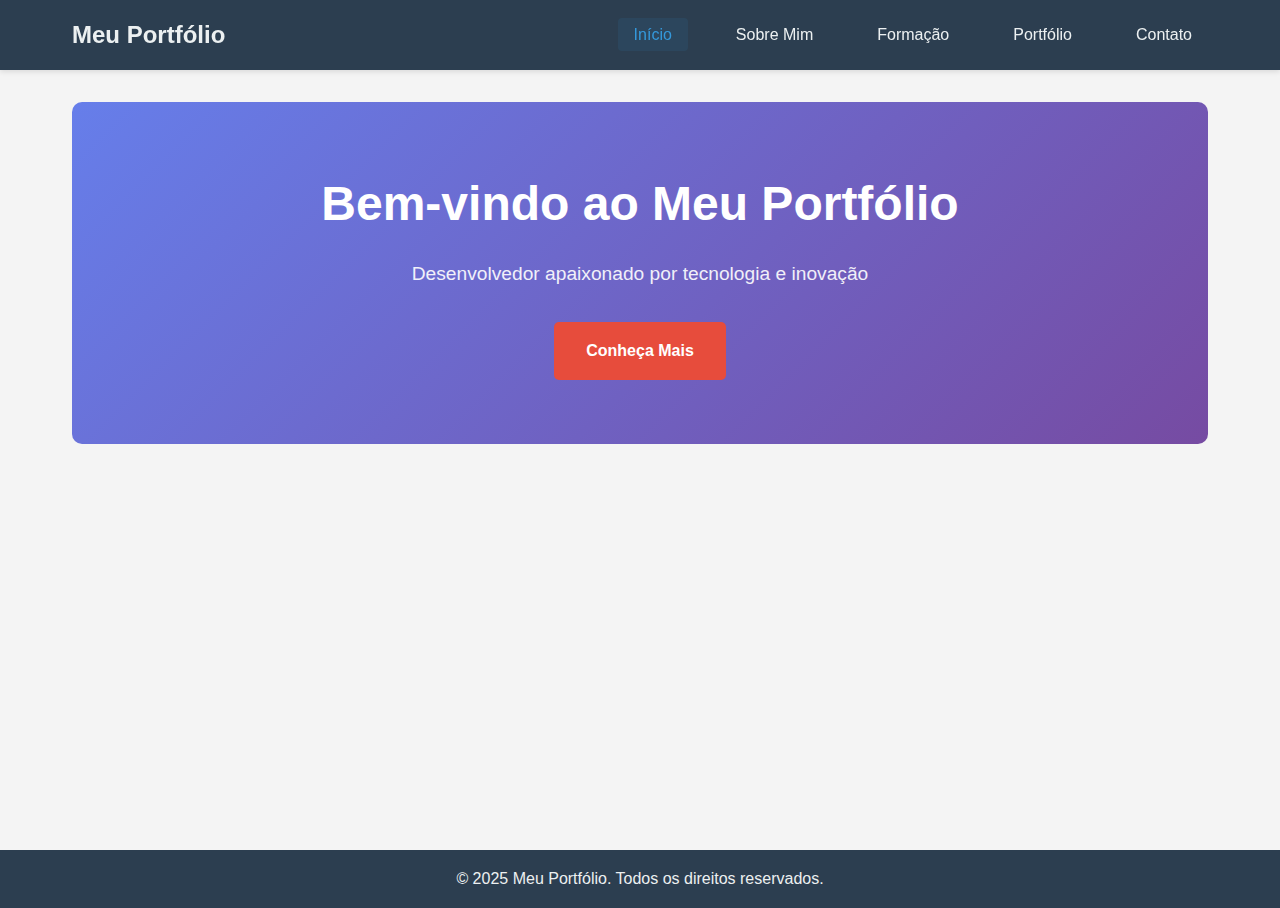
<file: index.html>
<!DOCTYPE html>
<html lang="pt-BR">
<head>
    <meta charset="UTF-8">
    <meta name="viewport" content="width=device-width, initial-scale=1.0">
    <title>Meu Portfólio - Página Inicial</title>
    <!-- Link para o arquivo CSS principal -->
    <link rel="stylesheet" href="style.css">
</head>
<body>
    <!-- Cabeçalho com menu de navegação -->
    <header>
        <nav class="navbar">
            <div class="nav-container">
                <h1 class="nav-logo">Meu Portfólio</h1>
                <ul class="nav-menu">
                    <li class="nav-item">
                        <a href="index.html" class="nav-link active">Início</a>
                    </li>
                    <li class="nav-item">
                        <a href="sobre.html" class="nav-link">Sobre Mim</a>
                    </li>
                    <li class="nav-item">
                        <a href="formacao.html" class="nav-link">Formação</a>
                    </li>
                    <li class="nav-item">
                        <a href="portfolio.html" class="nav-link">Portfólio</a>
                    </li>
                    <li class="nav-item">
                        <a href="contato.html" class="nav-link">Contato</a>
                    </li>
                </ul>
            </div>
        </nav>
    </header>

    <!-- Conteúdo principal da página -->
    <main class="main-content">
        <section class="hero">
            <div class="hero-content">
                <h1>Bem-vindo ao Meu Portfólio</h1>
                <p>Desenvolvedor apaixonado por tecnologia e inovação</p>
                <a href="sobre.html" class="cta-button">Conheça Mais</a>
            </div>
        </section>
    </main>

    <!-- Rodapé -->
    <footer>
        <p>&copy; 2025 Meu Portfólio. Todos os direitos reservados.</p>
    </footer>
</body>
</html>
</file>
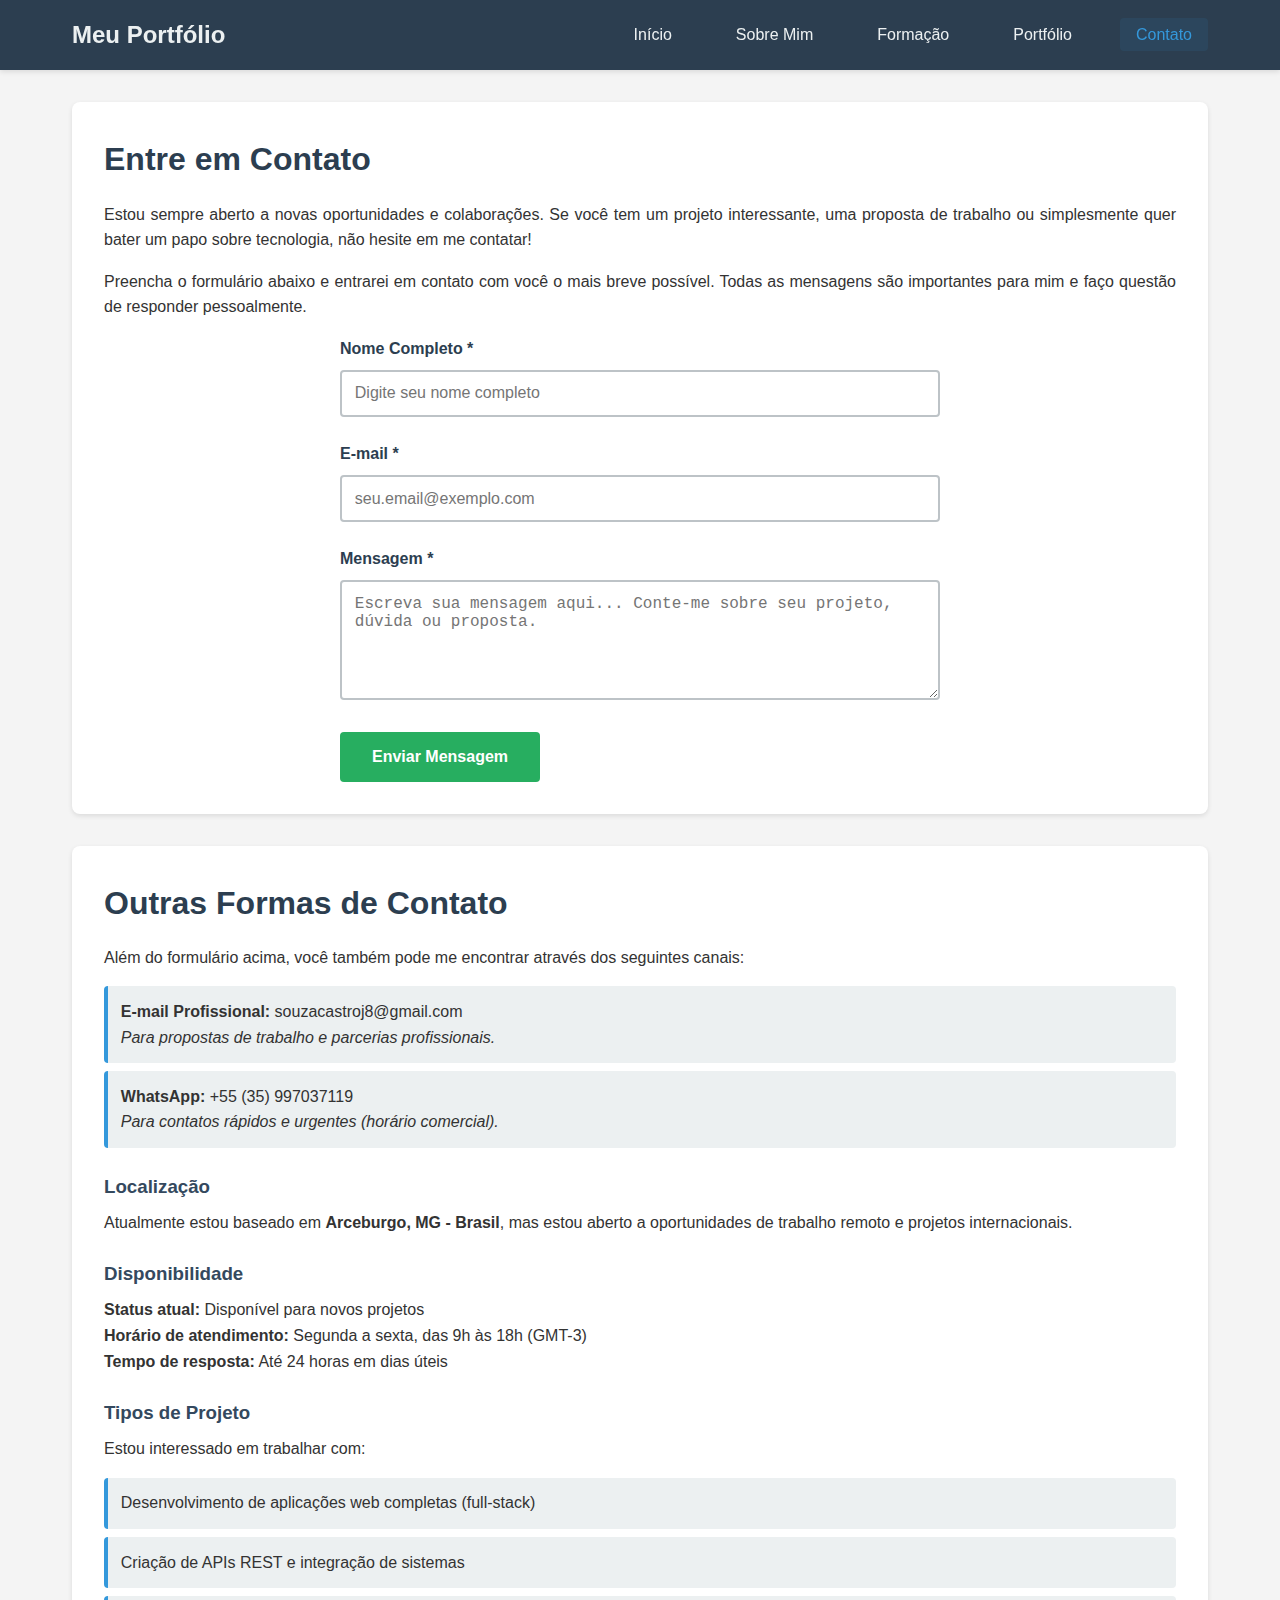
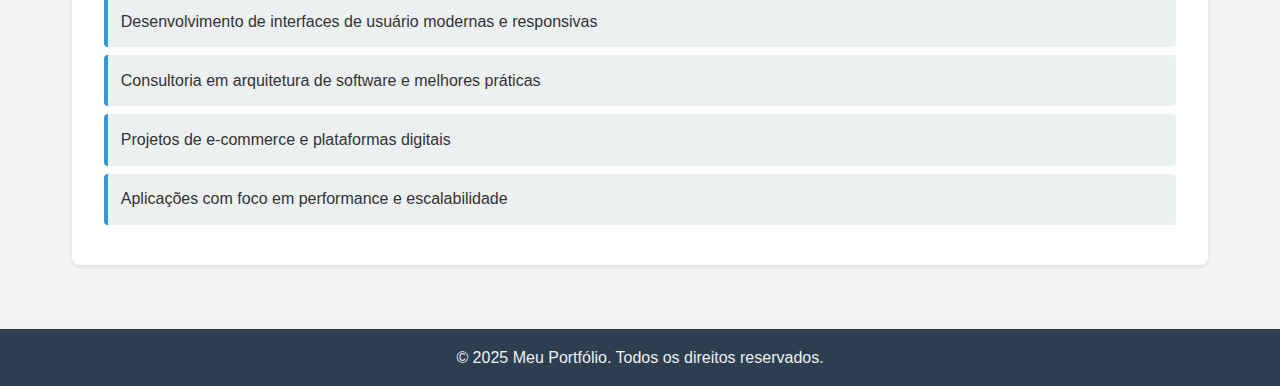
<file: contato.html>
<!DOCTYPE html>
<html lang="pt-BR">
<head>
    <meta charset="UTF-8">
    <meta name="viewport" content="width=device-width, initial-scale=1.0">
    <title>Contato - Meu Portfólio</title>
    <!-- Link para o arquivo CSS principal -->
    <link rel="stylesheet" href="style.css">
</head>
<body>
    <!-- Cabeçalho com menu de navegação -->
    <header>
        <nav class="navbar">
            <div class="nav-container">
                <h1 class="nav-logo">Meu Portfólio</h1>
                <ul class="nav-menu">
                    <li class="nav-item">
                        <a href="index.html" class="nav-link">Início</a>
                    </li>
                    <li class="nav-item">
                        <a href="sobre.html" class="nav-link">Sobre Mim</a>
                    </li>
                    <li class="nav-item">
                        <a href="formacao.html" class="nav-link">Formação</a>
                    </li>
                    <li class="nav-item">
                        <a href="portfolio.html" class="nav-link">Portfólio</a>
                    </li>
                    <li class="nav-item">
                        <a href="contato.html" class="nav-link active">Contato</a>
                    </li>
                </ul>
            </div>
        </nav>
    </header>

    <!-- Conteúdo principal da página -->
    <main class="main-content">
        <section class="content-section">
            <h2>Entre em Contato</h2>
            <p>
                Estou sempre aberto a novas oportunidades e colaborações. Se você tem um projeto 
                interessante, uma proposta de trabalho ou simplesmente quer bater um papo sobre 
                tecnologia, não hesite em me contatar!
            </p>
            <p>
                Preencha o formulário abaixo e entrarei em contato com você o mais breve possível. 
                Todas as mensagens são importantes para mim e faço questão de responder pessoalmente.
            </p>
            
            <!-- Formulário de contato -->
            <form class="contact-form" action="#" method="post">
                <div class="form-group">
                    <label for="nome">Nome Completo *</label>
                    <input 
                        type="text" 
                        id="nome" 
                        name="nome" 
                        required 
                        placeholder="Digite seu nome completo"
                    >
                </div>
                
                <div class="form-group">
                    <label for="email">E-mail *</label>
                    <input 
                        type="email" 
                        id="email" 
                        name="email" 
                        required 
                        placeholder="seu.email@exemplo.com"
                    >
                </div>
                
                <div class="form-group">
                    <label for="mensagem">Mensagem *</label>
                    <textarea 
                        id="mensagem" 
                        name="mensagem" 
                        required 
                        placeholder="Escreva sua mensagem aqui... Conte-me sobre seu projeto, dúvida ou proposta."
                    ></textarea>
                </div>
                
                <button type="submit" class="submit-button">Enviar Mensagem</button>
            </form>
        </section>

        <section class="content-section">
            <h2>Outras Formas de Contato</h2>
            <p>
                Além do formulário acima, você também pode me encontrar através dos seguintes canais:
            </p>
            
            <ul class="skills-list">
                <li>
                    <strong>E-mail Profissional:</strong> souzacastroj8@gmail.com<br>
                    <em>Para propostas de trabalho e parcerias profissionais.</em>
                </li>
                
                <li>
                    <strong>WhatsApp:</strong> +55 (35) 997037119<br>
                    <em>Para contatos rápidos e urgentes (horário comercial).</em>
                </li>
            </ul>

            <h3>Localização</h3>
            <p>
                Atualmente estou baseado em <strong>Arceburgo, MG - Brasil</strong>, mas estou 
                aberto a oportunidades de trabalho remoto e projetos internacionais. 
               
            </p>

            <h3>Disponibilidade</h3>
            <p>
                <strong>Status atual:</strong> Disponível para novos projetos<br>
                <strong>Horário de atendimento:</strong> Segunda a sexta, das 9h às 18h (GMT-3)<br>
                <strong>Tempo de resposta:</strong> Até 24 horas em dias úteis
            </p>

            <h3>Tipos de Projeto</h3>
            <p>Estou interessado em trabalhar com:</p>
            <ul class="skills-list">
                <li>Desenvolvimento de aplicações web completas (full-stack)</li>
                <li>Criação de APIs REST e integração de sistemas</li>
                <li>Desenvolvimento de interfaces de usuário modernas e responsivas</li>
                <li>Consultoria em arquitetura de software e melhores práticas</li>
                <li>Projetos de e-commerce e plataformas digitais</li>
                <li>Aplicações com foco em performance e escalabilidade</li>
            </ul>
        </section>
    </main>

    <!-- Rodapé -->
    <footer>
        <p>&copy; 2025 Meu Portfólio. Todos os direitos reservados.</p>
    </footer>
</body>
</html>
</file>
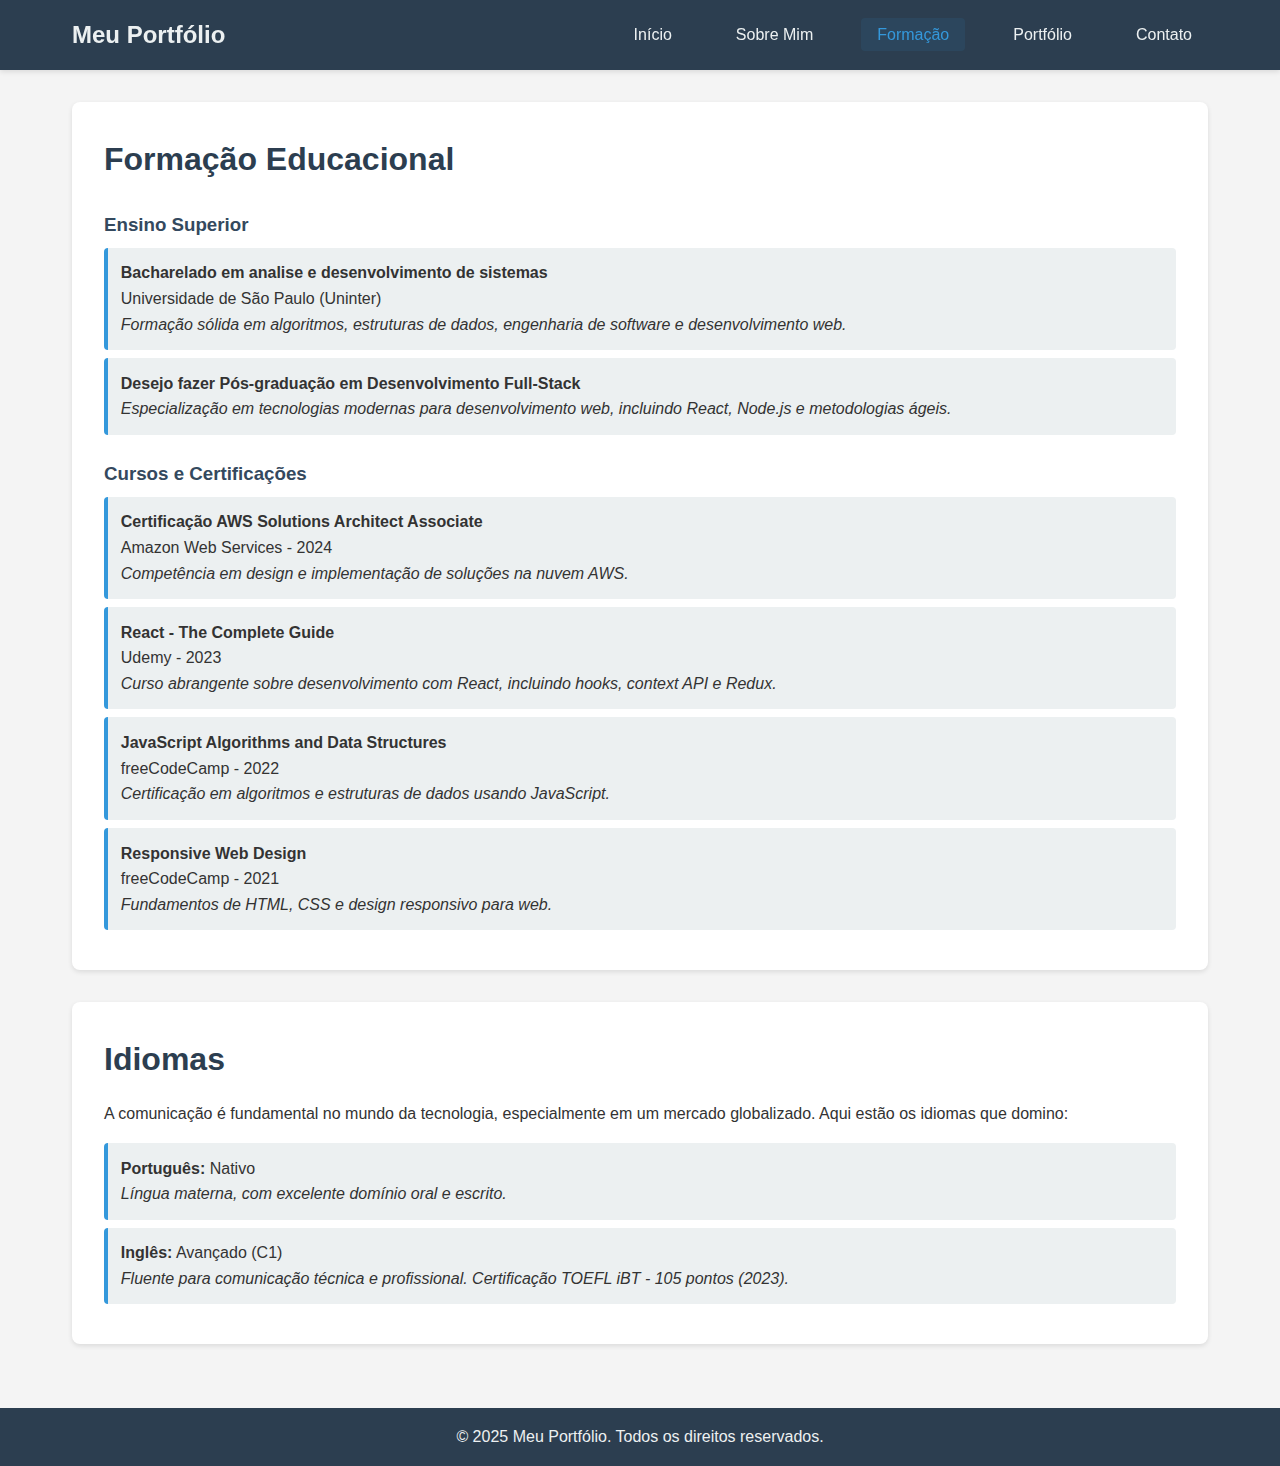
<file: formacao.html>
<!DOCTYPE html>
<html lang="pt-BR">
<head>
    <meta charset="UTF-8">
    <meta name="viewport" content="width=device-width, initial-scale=1.0">
    <title>Formação - Meu Portfólio</title>
    <!-- Link para o arquivo CSS principal -->
    <link rel="stylesheet" href="style.css">
</head>
<body>
    <!-- Cabeçalho com menu de navegação -->
    <header>
        <nav class="navbar">
            <div class="nav-container">
                <h1 class="nav-logo">Meu Portfólio</h1>
                <ul class="nav-menu">
                    <li class="nav-item">
                        <a href="index.html" class="nav-link">Início</a>
                    </li>
                    <li class="nav-item">
                        <a href="sobre.html" class="nav-link">Sobre Mim</a>
                    </li>
                    <li class="nav-item">
                        <a href="formacao.html" class="nav-link active">Formação</a>
                    </li>
                    <li class="nav-item">
                        <a href="portfolio.html" class="nav-link">Portfólio</a>
                    </li>
                    <li class="nav-item">
                        <a href="contato.html" class="nav-link">Contato</a>
                    </li>
                </ul>
            </div>
        </nav>
    </header>

    <!-- Conteúdo principal da página -->
    <main class="main-content">
        <section class="content-section">
            <h2>Formação Educacional</h2>
            
            <h3>Ensino Superior</h3>
            <ul class="education-list">
                <li>
                    <strong>Bacharelado em analise e desenvolvimento de sistemas</strong><br>
                    Universidade de São Paulo (Uninter) <br>
                    <em>Formação sólida em algoritmos, estruturas de dados, engenharia de software e desenvolvimento web.</em>
                </li>
                <li>
                    <strong>Desejo fazer Pós-graduação em Desenvolvimento Full-Stack</strong><br>
                    <em>Especialização em tecnologias modernas para desenvolvimento web, incluindo React, Node.js e metodologias ágeis.</em>
                </li>
            </ul>

            <h3>Cursos e Certificações</h3>
            <ul class="education-list">
                <li>
                    <strong>Certificação AWS Solutions Architect Associate</strong><br>
                    Amazon Web Services - 2024<br>
                    <em>Competência em design e implementação de soluções na nuvem AWS.</em>
                </li>
                <li>
                    <strong>React - The Complete Guide</strong><br>
                    Udemy - 2023<br>
                    <em>Curso abrangente sobre desenvolvimento com React, incluindo hooks, context API e Redux.</em>
                </li>
                <li>
                    <strong>JavaScript Algorithms and Data Structures</strong><br>
                    freeCodeCamp - 2022<br>
                    <em>Certificação em algoritmos e estruturas de dados usando JavaScript.</em>
                </li>
                <li>
                    <strong>Responsive Web Design</strong><br>
                    freeCodeCamp - 2021<br>
                    <em>Fundamentos de HTML, CSS e design responsivo para web.</em>
                </li>
            </ul>

            
        </section>

        <section class="content-section">
            <h2>Idiomas</h2>
            <p>
                A comunicação é fundamental no mundo da tecnologia, especialmente em um mercado globalizado. 
                Aqui estão os idiomas que domino:
            </p>
            
            <ul class="skills-list">
                <li>
                    <strong>Português:</strong> Nativo<br>
                    <em>Língua materna, com excelente domínio oral e escrito.</em>
                </li>
                <li>
                    <strong>Inglês:</strong> Avançado (C1)<br>
                    <em>Fluente para comunicação técnica e profissional. Certificação TOEFL iBT - 105 pontos (2023).</em>
                </li>
                
            </ul>

            
        </section>
    </main>

    <!-- Rodapé -->
    <footer>
        <p>&copy; 2025 Meu Portfólio. Todos os direitos reservados.</p>
    </footer>
</body>
</html>
</file>
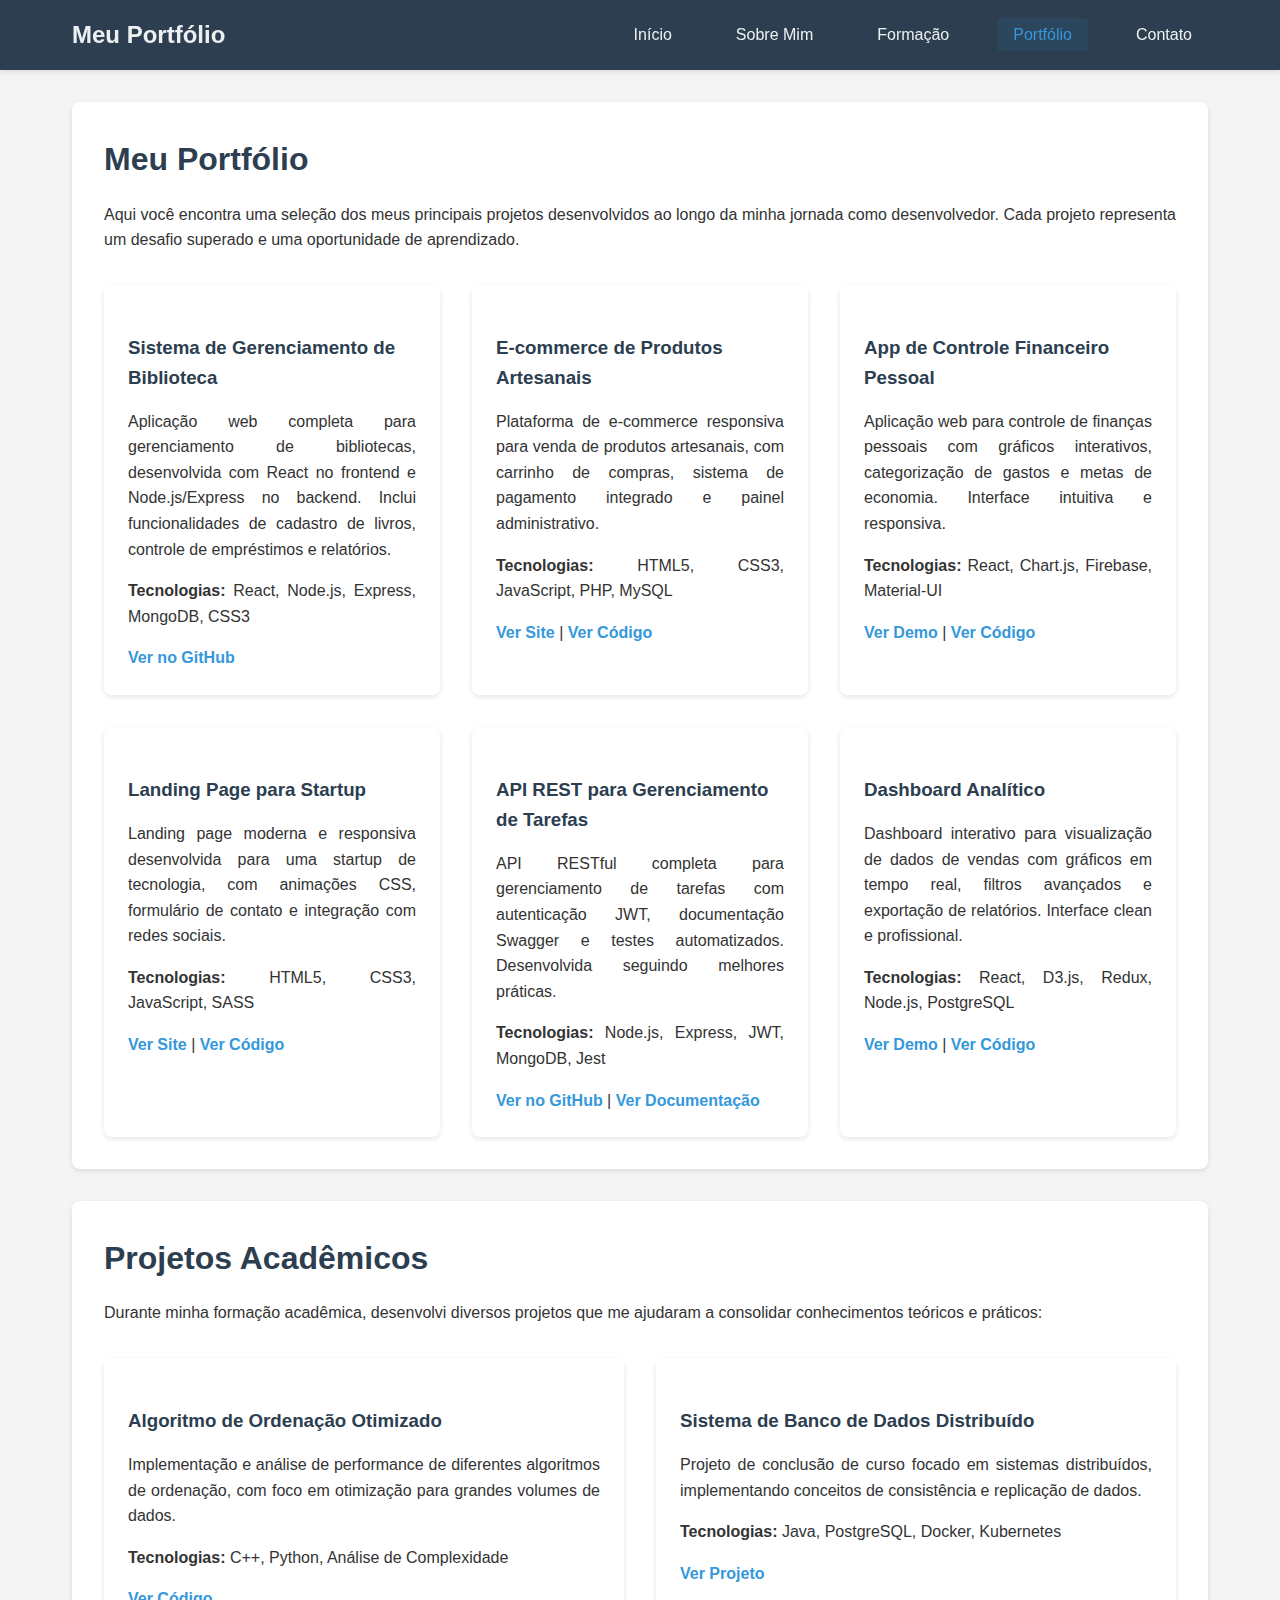
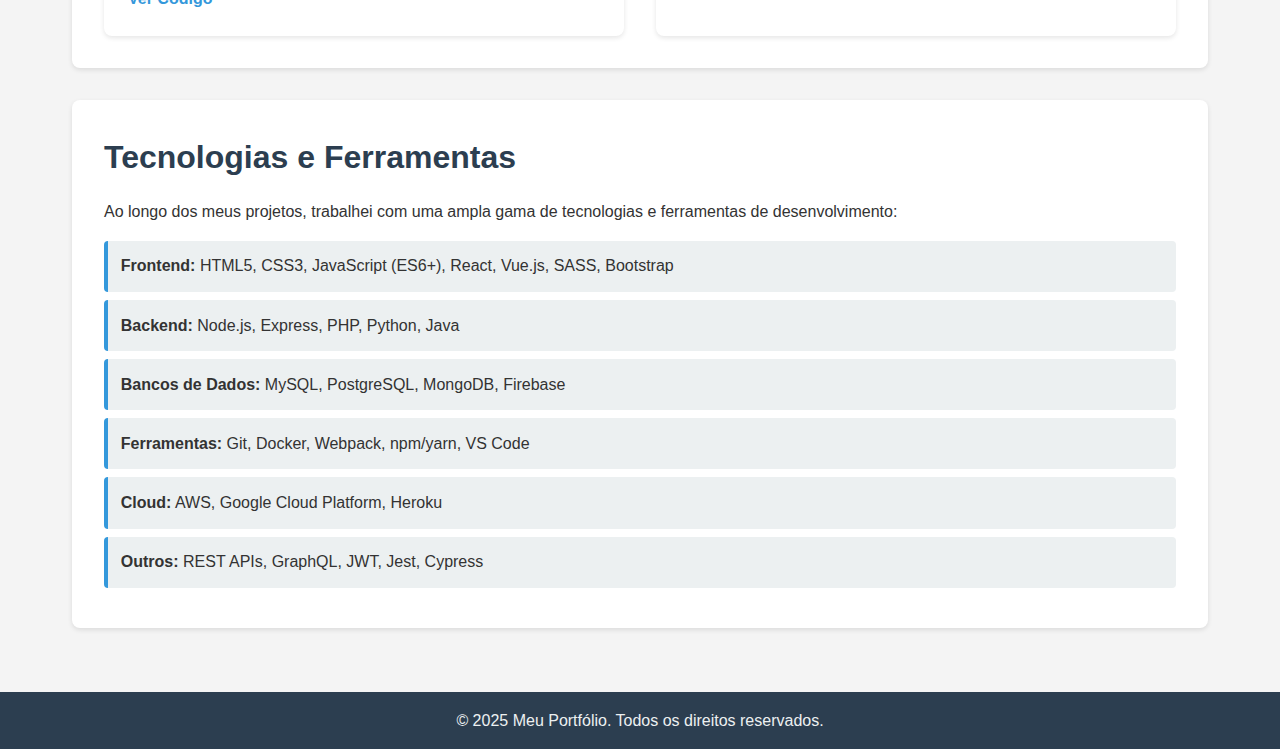
<file: portifolio.html>
<!DOCTYPE html>
<html lang="pt-BR">
<head>
    <meta charset="UTF-8">
    <meta name="viewport" content="width=device-width, initial-scale=1.0">
    <title>Portfólio - Meu Portfólio</title>
    <!-- Link para o arquivo CSS principal -->
    <link rel="stylesheet" href="style.css">
</head>
<body>
    <!-- Cabeçalho com menu de navegação -->
    <header>
        <nav class="navbar">
            <div class="nav-container">
                <h1 class="nav-logo">Meu Portfólio</h1>
                <ul class="nav-menu">
                    <li class="nav-item">
                        <a href="index.html" class="nav-link">Início</a>
                    </li>
                    <li class="nav-item">
                        <a href="sobre.html" class="nav-link">Sobre Mim</a>
                    </li>
                    <li class="nav-item">
                        <a href="formacao.html" class="nav-link">Formação</a>
                    </li>
                    <li class="nav-item">
                        <a href="portfolio.html" class="nav-link active">Portfólio</a>
                    </li>
                    <li class="nav-item">
                        <a href="contato.html" class="nav-link">Contato</a>
                    </li>
                </ul>
            </div>
        </nav>
    </header>

    <!-- Conteúdo principal da página -->
    <main class="main-content">
        <section class="content-section">
            <h2>Meu Portfólio</h2>
            <p>
                Aqui você encontra uma seleção dos meus principais projetos desenvolvidos ao longo 
                da minha jornada como desenvolvedor. Cada projeto representa um desafio superado 
                e uma oportunidade de aprendizado.
            </p>
            
            <div class="portfolio-grid">
                <!-- Projeto 1 -->
                <div class="portfolio-item">
                    <h3>Sistema de Gerenciamento de Biblioteca</h3>
                    <p>
                        Aplicação web completa para gerenciamento de bibliotecas, desenvolvida com 
                        React no frontend e Node.js/Express no backend. Inclui funcionalidades de 
                        cadastro de livros, controle de empréstimos e relatórios.
                    </p>
                    <p><strong>Tecnologias:</strong> React, Node.js, Express, MongoDB, CSS3</p>
                    <a href="https://github.com/joaosilva/biblioteca-sistema" target="_blank">Ver no GitHub</a>
                </div>

                <!-- Projeto 2 -->
                <div class="portfolio-item">
                    <h3>E-commerce de Produtos Artesanais</h3>
                    <p>
                        Plataforma de e-commerce responsiva para venda de produtos artesanais, 
                        com carrinho de compras, sistema de pagamento integrado e painel administrativo.
                    </p>
                    <p><strong>Tecnologias:</strong> HTML5, CSS3, JavaScript, PHP, MySQL</p>
                    <a href="https://artesanais-shop.exemplo.com" target="_blank">Ver Site</a> | 
                    <a href="https://github.com/joaosilva/ecommerce-artesanal" target="_blank">Ver Código</a>
                </div>

                <!-- Projeto 3 -->
                <div class="portfolio-item">
                    <h3>App de Controle Financeiro Pessoal</h3>
                    <p>
                        Aplicação web para controle de finanças pessoais com gráficos interativos, 
                        categorização de gastos e metas de economia. Interface intuitiva e responsiva.
                    </p>
                    <p><strong>Tecnologias:</strong> React, Chart.js, Firebase, Material-UI</p>
                    <a href="https://meu-financeiro.exemplo.com" target="_blank">Ver Demo</a> | 
                    <a href="https://github.com/joaosilva/controle-financeiro" target="_blank">Ver Código</a>
                </div>

                <!-- Projeto 4 -->
                <div class="portfolio-item">
                    <h3>Landing Page para Startup</h3>
                    <p>
                        Landing page moderna e responsiva desenvolvida para uma startup de tecnologia, 
                        com animações CSS, formulário de contato e integração com redes sociais.
                    </p>
                    <p><strong>Tecnologias:</strong> HTML5, CSS3, JavaScript, SASS</p>
                    <a href="https://startup-landing.exemplo.com" target="_blank">Ver Site</a> | 
                    <a href="https://github.com/joaosilva/startup-landing" target="_blank">Ver Código</a>
                </div>

                <!-- Projeto 5 -->
                <div class="portfolio-item">
                    <h3>API REST para Gerenciamento de Tarefas</h3>
                    <p>
                        API RESTful completa para gerenciamento de tarefas com autenticação JWT, 
                        documentação Swagger e testes automatizados. Desenvolvida seguindo melhores práticas.
                    </p>
                    <p><strong>Tecnologias:</strong> Node.js, Express, JWT, MongoDB, Jest</p>
                    <a href="https://github.com/joaosilva/tasks-api" target="_blank">Ver no GitHub</a> | 
                    <a href="https://tasks-api-docs.exemplo.com" target="_blank">Ver Documentação</a>
                </div>

                <!-- Projeto 6 -->
                <div class="portfolio-item">
                    <h3>Dashboard Analítico</h3>
                    <p>
                        Dashboard interativo para visualização de dados de vendas com gráficos em tempo real, 
                        filtros avançados e exportação de relatórios. Interface clean e profissional.
                    </p>
                    <p><strong>Tecnologias:</strong> React, D3.js, Redux, Node.js, PostgreSQL</p>
                    <a href="https://analytics-dashboard.exemplo.com" target="_blank">Ver Demo</a> | 
                    <a href="https://github.com/joaosilva/analytics-dashboard" target="_blank">Ver Código</a>
                </div>
            </div>
        </section>

        <section class="content-section">
            <h2>Projetos Acadêmicos</h2>
            <p>
                Durante minha formação acadêmica, desenvolvi diversos projetos que me ajudaram 
                a consolidar conhecimentos teóricos e práticos:
            </p>
            
            <div class="portfolio-grid">
                <!-- Projeto Acadêmico 1 -->
                <div class="portfolio-item">
                    <h3>Algoritmo de Ordenação Otimizado</h3>
                    <p>
                        Implementação e análise de performance de diferentes algoritmos de ordenação, 
                        com foco em otimização para grandes volumes de dados.
                    </p>
                    <p><strong>Tecnologias:</strong> C++, Python, Análise de Complexidade</p>
                    <a href="https://github.com/joaosilva/algoritmos-ordenacao" target="_blank">Ver Código</a>
                </div>

                <!-- Projeto Acadêmico 2 -->
                <div class="portfolio-item">
                    <h3>Sistema de Banco de Dados Distribuído</h3>
                    <p>
                        Projeto de conclusão de curso focado em sistemas distribuídos, 
                        implementando conceitos de consistência e replicação de dados.
                    </p>
                    <p><strong>Tecnologias:</strong> Java, PostgreSQL, Docker, Kubernetes</p>
                    <a href="https://github.com/joaosilva/bd-distribuido" target="_blank">Ver Projeto</a>
                </div>
            </div>
        </section>

        <section class="content-section">
            <h2>Tecnologias e Ferramentas</h2>
            <p>
                Ao longo dos meus projetos, trabalhei com uma ampla gama de tecnologias 
                e ferramentas de desenvolvimento:
            </p>
            
            <ul class="skills-list">
                <li><strong>Frontend:</strong> HTML5, CSS3, JavaScript (ES6+), React, Vue.js, SASS, Bootstrap</li>
                <li><strong>Backend:</strong> Node.js, Express, PHP, Python, Java</li>
                <li><strong>Bancos de Dados:</strong> MySQL, PostgreSQL, MongoDB, Firebase</li>
                <li><strong>Ferramentas:</strong> Git, Docker, Webpack, npm/yarn, VS Code</li>
                <li><strong>Cloud:</strong> AWS, Google Cloud Platform, Heroku</li>
                <li><strong>Outros:</strong> REST APIs, GraphQL, JWT, Jest, Cypress</li>
            </ul>
        </section>
    </main>

    <!-- Rodapé -->
    <footer>
        <p>&copy; 2025 Meu Portfólio. Todos os direitos reservados.</p>
    </footer>
</body>
</html>
</file>
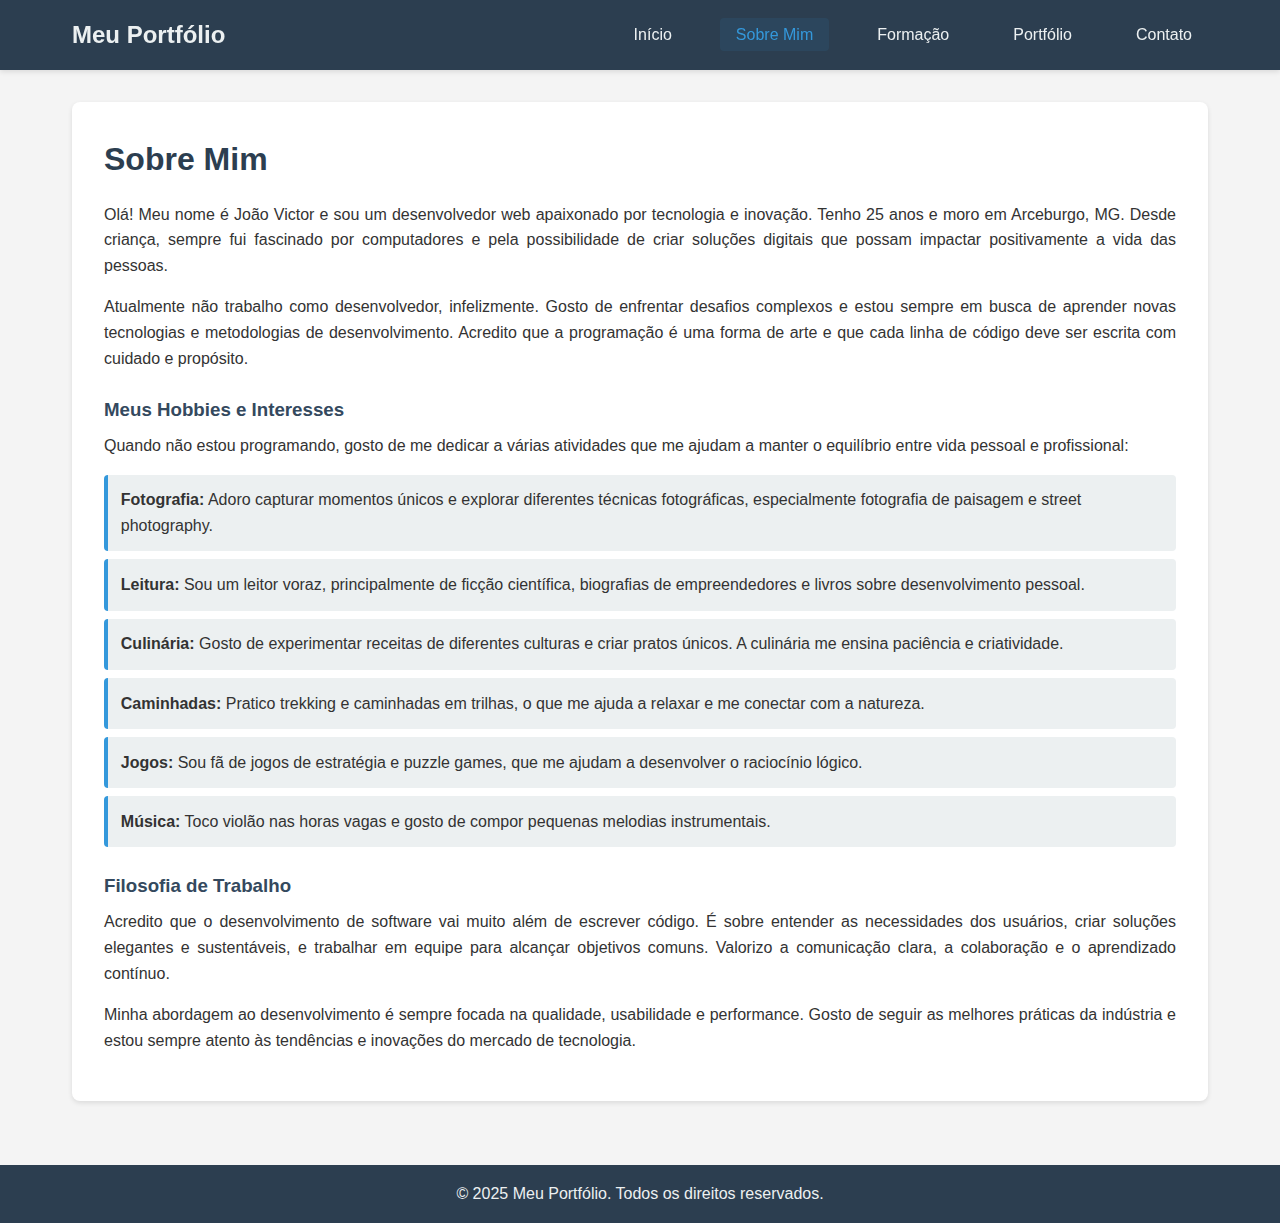
<file: sobre.html>
<!DOCTYPE html>
<html lang="pt-BR">
<head>
    <meta charset="UTF-8">
    <meta name="viewport" content="width=device-width, initial-scale=1.0">
    <title>Sobre Mim - Meu Portfólio</title>
    <!-- Link para o arquivo CSS principal -->
    <link rel="stylesheet" href="style.css">
</head>
<body>
    <!-- Cabeçalho com menu de navegação -->
    <header>
        <nav class="navbar">
            <div class="nav-container">
                <h1 class="nav-logo">Meu Portfólio</h1>
                <ul class="nav-menu">
                    <li class="nav-item">
                        <a href="index.html" class="nav-link">Início</a>
                    </li>
                    <li class="nav-item">
                        <a href="sobre.html" class="nav-link active">Sobre Mim</a>
                    </li>
                    <li class="nav-item">
                        <a href="formacao.html" class="nav-link">Formação</a>
                    </li>
                    <li class="nav-item">
                        <a href="portfolio.html" class="nav-link">Portfólio</a>
                    </li>
                    <li class="nav-item">
                        <a href="contato.html" class="nav-link">Contato</a>
                    </li>
                </ul>
            </div>
        </nav>
    </header>

    <!-- Conteúdo principal da página -->
    <main class="main-content">
        <section class="content-section">
            <h2>Sobre Mim</h2>
            <p>
                Olá! Meu nome é João Victor e sou um desenvolvedor web apaixonado por tecnologia e inovação. 
                Tenho 25 anos e moro em Arceburgo, MG. Desde criança, sempre fui fascinado por computadores 
                e pela possibilidade de criar soluções digitais que possam impactar positivamente a vida das pessoas.
            </p>
            <p>
                Atualmente não trabalho como desenvolvedor, infelizmente.
                Gosto de enfrentar desafios complexos e estou sempre em busca de aprender novas tecnologias 
                e metodologias de desenvolvimento. Acredito que a programação é uma forma de arte e que 
                cada linha de código deve ser escrita com cuidado e propósito.
            </p>
            
            <h3>Meus Hobbies e Interesses</h3>
            <p>
                Quando não estou programando, gosto de me dedicar a várias atividades que me ajudam a manter 
                o equilíbrio entre vida pessoal e profissional:
            </p>
            <ul class="skills-list">
                <li><strong>Fotografia:</strong> Adoro capturar momentos únicos e explorar diferentes técnicas fotográficas, especialmente fotografia de paisagem e street photography.</li>
                <li><strong>Leitura:</strong> Sou um leitor voraz, principalmente de ficção científica, biografias de empreendedores e livros sobre desenvolvimento pessoal.</li>
                <li><strong>Culinária:</strong> Gosto de experimentar receitas de diferentes culturas e criar pratos únicos. A culinária me ensina paciência e criatividade.</li>
                <li><strong>Caminhadas:</strong> Pratico trekking e caminhadas em trilhas, o que me ajuda a relaxar e me conectar com a natureza.</li>
                <li><strong>Jogos:</strong> Sou fã de jogos de estratégia e puzzle games, que me ajudam a desenvolver o raciocínio lógico.</li>
                <li><strong>Música:</strong> Toco violão nas horas vagas e gosto de compor pequenas melodias instrumentais.</li>
            </ul>

            <h3>Filosofia de Trabalho</h3>
            <p>
                Acredito que o desenvolvimento de software vai muito além de escrever código. É sobre entender 
                as necessidades dos usuários, criar soluções elegantes e sustentáveis, e trabalhar em equipe 
                para alcançar objetivos comuns. Valorizo a comunicação clara, a colaboração e o aprendizado contínuo.
            </p>
            <p>
                Minha abordagem ao desenvolvimento é sempre focada na qualidade, usabilidade e performance. 
                Gosto de seguir as melhores práticas da indústria e estou sempre atento às tendências 
                e inovações do mercado de tecnologia.
            </p>
        </section>
    </main>

    <!-- Rodapé -->
    <footer>
        <p>&copy; 2025 Meu Portfólio. Todos os direitos reservados.</p>
    </footer>
</body>
</html>
</file>
<file: style.css>
/* Reset básico de CSS para garantir consistência entre navegadores */
* {
    margin: 0;
    padding: 0;
    box-sizing: border-box;
}

/* Configurações gerais do body */
body {
    font-family: 'Arial', sans-serif;
    line-height: 1.6;
    color: #333;
    background-color: #f4f4f4;
}

/* Estilos do cabeçalho e navegação */
header {
    background-color: #2c3e50;
    box-shadow: 0 2px 5px rgba(0,0,0,0.1);
    position: sticky;
    top: 0;
    z-index: 1000;
}

.navbar {
    padding: 1rem 0;
}

.nav-container {
    max-width: 1200px;
    margin: 0 auto;
    padding: 0 2rem;
    display: flex;
    justify-content: space-between;
    align-items: center;
}

.nav-logo {
    color: #ecf0f1;
    font-size: 1.5rem;
    font-weight: bold;
}

.nav-menu {
    display: flex;
    list-style: none;
    gap: 2rem;
}

.nav-link {
    color: #ecf0f1;
    text-decoration: none;
    font-weight: 500;
    transition: color 0.3s ease;
    padding: 0.5rem 1rem;
    border-radius: 4px;
}

.nav-link:hover,
.nav-link.active {
    color: #3498db;
    background-color: rgba(52, 152, 219, 0.1);
}

/* Estilos do conteúdo principal */
.main-content {
    min-height: calc(100vh - 120px);
    max-width: 1200px;
    margin: 0 auto;
    padding: 2rem;
}

/* Estilos da seção hero (página inicial) */
.hero {
    text-align: center;
    padding: 4rem 0;
    background: linear-gradient(135deg, #667eea 0%, #764ba2 100%);
    color: white;
    border-radius: 10px;
    margin-bottom: 2rem;
}

.hero-content h1 {
    font-size: 3rem;
    margin-bottom: 1rem;
    font-weight: bold;
}

.hero-content p {
    font-size: 1.2rem;
    margin-bottom: 2rem;
    opacity: 0.9;
}

.cta-button {
    display: inline-block;
    background-color: #e74c3c;
    color: white;
    padding: 1rem 2rem;
    text-decoration: none;
    border-radius: 5px;
    font-weight: bold;
    transition: background-color 0.3s ease;
}

.cta-button:hover {
    background-color: #c0392b;
}

/* Estilos para seções de conteúdo */
.content-section {
    background: white;
    padding: 2rem;
    margin-bottom: 2rem;
    border-radius: 8px;
    box-shadow: 0 2px 5px rgba(0,0,0,0.1);
}

.content-section h2 {
    color: #2c3e50;
    margin-bottom: 1rem;
    font-size: 2rem;
}

.content-section h3 {
    color: #34495e;
    margin-bottom: 0.5rem;
    margin-top: 1.5rem;
}

.content-section p {
    margin-bottom: 1rem;
    text-align: justify;
}

/* Estilos para listas */
.skills-list,
.education-list {
    list-style: none;
    padding: 0;
}

.skills-list li,
.education-list li {
    background: #ecf0f1;
    margin: 0.5rem 0;
    padding: 0.8rem;
    border-radius: 4px;
    border-left: 4px solid #3498db;
}

/* Estilos para o portfólio */
.portfolio-grid {
    display: grid;
    grid-template-columns: repeat(auto-fit, minmax(300px, 1fr));
    gap: 2rem;
    margin-top: 2rem;
}

.portfolio-item {
    background: white;
    padding: 1.5rem;
    border-radius: 8px;
    box-shadow: 0 2px 5px rgba(0,0,0,0.1);
    transition: transform 0.3s ease;
}

.portfolio-item:hover {
    transform: translateY(-5px);
}

.portfolio-item h3 {
    color: #2c3e50;
    margin-bottom: 1rem;
}

.portfolio-item a {
    color: #3498db;
    text-decoration: none;
    font-weight: bold;
}

.portfolio-item a:hover {
    text-decoration: underline;
}

/* Estilos para formulário de contato */
.contact-form {
    max-width: 600px;
    margin: 0 auto;
}

.form-group {
    margin-bottom: 1.5rem;
}

.form-group label {
    display: block;
    margin-bottom: 0.5rem;
    font-weight: bold;
    color: #2c3e50;
}

.form-group input,
.form-group textarea {
    width: 100%;
    padding: 0.8rem;
    border: 2px solid #bdc3c7;
    border-radius: 4px;
    font-size: 1rem;
    transition: border-color 0.3s ease;
}

.form-group input:focus,
.form-group textarea:focus {
    outline: none;
    border-color: #3498db;
}

.form-group textarea {
    resize: vertical;
    min-height: 120px;
}

.submit-button {
    background-color: #27ae60;
    color: white;
    padding: 1rem 2rem;
    border: none;
    border-radius: 4px;
    font-size: 1rem;
    font-weight: bold;
    cursor: pointer;
    transition: background-color 0.3s ease;
}

.submit-button:hover {
    background-color: #229954;
}

/* Estilos do rodapé */
footer {
    background-color: #2c3e50;
    color: #ecf0f1;
    text-align: center;
    padding: 1rem;
    margin-top: auto;
}

/* Media queries para responsividade */
@media (max-width: 768px) {
    .nav-container {
        flex-direction: column;
        gap: 1rem;
    }
    
    .nav-menu {
        flex-wrap: wrap;
        justify-content: center;
        gap: 1rem;
    }
    
    .hero-content h1 {
        font-size: 2rem;
    }
    
    .main-content {
        padding: 1rem;
    }
    
    .portfolio-grid {
        grid-template-columns: 1fr;
    }
}
</file>
